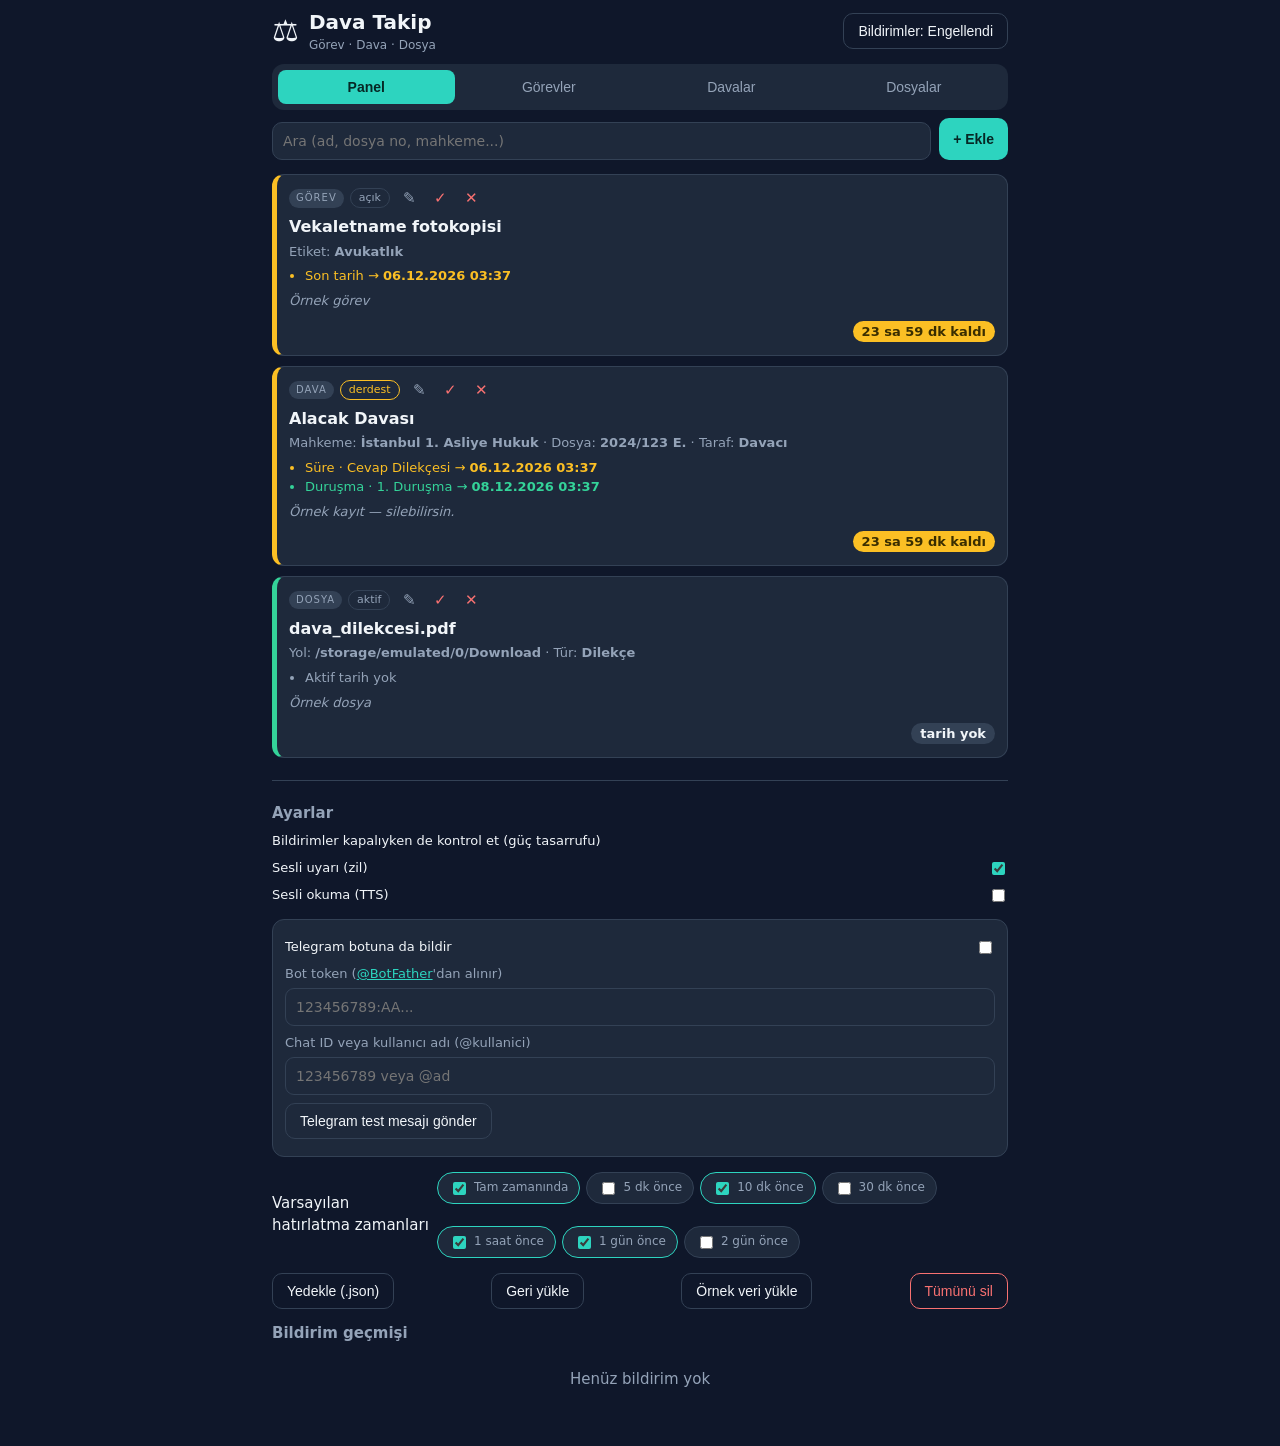
<file: index.html>
<!DOCTYPE html>
<html lang="tr">
<head>
<meta charset="UTF-8">
<meta name="viewport" content="width=device-width, initial-scale=1, viewport-fit=cover">
<meta name="theme-color" content="#0f172a">
<meta name="mobile-web-app-capable" content="yes">
<meta name="apple-mobile-web-app-capable" content="yes">
<title>Dava Takip</title>
<link rel="manifest" href="./manifest.webmanifest">
<link rel="icon" href="./icons/icon-192.png" sizes="192x192">
<style>
:root{
  --bg:#0f172a; --bg2:#1e293b; --bg3:#334155;
  --fg:#f1f5f9; --mut:#94a3b8;
  --ac:#2dd4bf; --ok:#34d399; --warn:#fbbf24; --crit:#f87171; --od:#ef4444;
  --card:#1e293b; --line:#334155;
}
*{box-sizing:border-box;-webkit-tap-highlight-color:transparent}
html,body{margin:0;padding:0}
body{
  background:var(--bg); color:var(--fg);
  font:15px/1.45 system-ui,-apple-system,Segoe UI,Roboto,sans-serif;
  padding:max(8px, env(safe-area-inset-top)) 12px 40px; max-width:760px; margin:0 auto;
}
header{display:flex;align-items:center;justify-content:space-between;gap:8px;margin-bottom:10px}
.brand{display:flex;align-items:center;gap:10px}
.logo{font-size:30px}
h1{margin:0;font-size:20px}
.tag{margin:0;color:var(--mut);font-size:12px}
.btn{border:0;border-radius:10px;padding:9px 14px;font-size:14px;cursor:pointer;background:var(--bg3);color:var(--fg)}
.btn.primary{background:var(--ac);color:#062825;font-weight:700}
.btn.ghost{background:transparent;border:1px solid var(--line)}
.btn.danger-ghost{background:transparent;border:1px solid var(--crit);color:var(--crit)}
.btn.mini{padding:4px 9px;font-size:12px;background:var(--bg3)}
.btn.hidden{display:none}
.tabs{display:flex;gap:6px;margin-bottom:8px;background:var(--bg2);padding:6px;border-radius:12px}
.tab{flex:1;border:0;background:transparent;color:var(--mut);padding:9px 0;border-radius:8px;cursor:pointer;font-size:14px}
.tab.active{background:var(--ac);color:#062825;font-weight:700}
.toolbar{display:flex;gap:8px;margin-bottom:14px}
#search{flex:1;background:var(--bg2);border:1px solid var(--line);color:var(--fg);border-radius:10px;padding:10px;font-size:14px}
.card{background:var(--card);border:1px solid var(--line);border-left:5px solid var(--bg3);border-radius:12px;padding:12px;margin-bottom:10px;position:relative;transition:.2s}
.card.overdue{border-left-color:var(--od);animation:blink 1s step-end infinite}
.card.critical{border-left-color:var(--crit)}
.card.warning{border-left-color:var(--warn)}
.card.notice{border-left-color:var(--ac)}
.card.ok{border-left-color:var(--ok)}
.card.archived{opacity:.55}
.card h3{margin:6px 0 4px;font-size:16px}
.card-meta{color:var(--mut);font-size:13px;margin-bottom:2px}
.card-head{display:flex;align-items:center;gap:6px}
.tlabel{font-size:10px;letter-spacing:1px;color:var(--mut);background:var(--bg3);padding:2px 7px;border-radius:20px}
.badge{font-size:11px;color:var(--mut);border:1px solid var(--line);padding:1px 8px;border-radius:20px}
.badge.done{color:var(--ok);border-color:var(--ok)}
.badge.cse{color:var(--warn);border-color:var(--warn)}
.icon-btn{background:transparent;border:0;color:var(--mut);font-size:15px;cursor:pointer;margin-left:auto;padding:2px 5px}
.icon-btn.danger{color:var(--crit)}
.card-head .icon-btn{margin-left:2px}
.evlist{margin:6px 0 0;padding-left:16px;color:var(--mut);font-size:13px}
.evlist li.overdue{color:var(--od)}
.evlist li.critical{color:var(--crit)}
.evlist li.warning{color:var(--warn)}
.evlist li.notice{color:var(--ac)}
.evlist li.ok{color:var(--ok)}
.notes{color:var(--mut);font-size:13px;font-style:italic;margin-top:6px}
.cdline{margin-top:10px;text-align:right}
.cd{font-size:13px;font-weight:700;padding:3px 9px;border-radius:20px;background:var(--bg3)}
.cd.overdue{background:var(--od);color:#fff;animation:blink 1s step-end infinite}
.cd.critical{background:var(--crit);color:#fff}
.cd.warning{background:var(--warn);color:#3a2e00}
.cd.notice{background:var(--ac);color:#062825}
.cd.ok{background:var(--bg3);color:var(--fg)}
@keyframes blink{50%{opacity:.35}}
.empty{color:var(--mut);text-align:center;padding:40px 10px}
.empty.small{padding:16px}
.settings{border-top:1px solid var(--line);margin-top:22px;padding-top:8px}
.settings h2{font-size:15px;margin:14px 0 8px;color:var(--mut)}
.row{display:flex;align-items:center;justify-content:space-between;gap:8px;margin:7px 0;color:var(--fg)}
.row .btns{justify-content:flex-start}
.tg-section{border:1px solid var(--line);border-radius:12px;padding:10px 12px;margin-top:14px;background:var(--bg2)}
.tg-section a{color:var(--ac)}
.tg-status{font-size:12px;color:var(--mut)}
.tg-status.ok{color:var(--ok)}
.tg-status.err{color:var(--crit)}
.chips{display:flex;flex-wrap:wrap;gap:6px}
.chip{font-size:12px;background:var(--bg2);border:1px solid var(--line);border-radius:20px;padding:5px 11px;cursor:pointer;user-select:none;display:flex;align-items:center;gap:5px}
.chip input{accent-color:var(--ac)}
.chip.on{border-color:var(--ac)}
.r2{display:grid;grid-template-columns:1fr 1fr;gap:8px}
label{display:block;margin:8px 0;color:var(--mut);font-size:13px}
input,select,textarea{width:100%;background:var(--bg2);border:1px solid var(--line);color:var(--fg);border-radius:9px;padding:10px;font-size:14px;margin-top:4px;font-family:inherit}
input[type=checkbox]{width:auto;accent-color:var(--ac)}
.notes{white-space:pre-wrap}
.modal{position:fixed;inset:0;background:rgba(2,6,23,.7);display:flex;align-items:center;justify-content:center;padding:14px;z-index:50}
.modal.hidden{display:none}
.modal-box{background:var(--bg2);border:1px solid var(--line);border-radius:14px;max-width:560px;width:100%;max-height:88vh;overflow:auto;padding:14px}
.mhead{display:flex;align-items:center;justify-content:space-between;margin-bottom:4px}
.mhead h2{margin:0;font-size:18px}
.mfoot{display:flex;justify-content:flex-end;gap:8px;margin-top:14px;position:sticky;bottom:0;background:var(--bg2);padding-top:8px}
.sub-section{margin:12px 0;border-top:1px dashed var(--line);padding-top:8px}
.sub-head{display:flex;align-items:center;justify-content:space-between;margin:6px 0}
.sub-head h3{margin:0;font-size:13px;color:var(--mut)}
.subrow{display:flex;align-items:center;gap:8px;background:var(--bg);border:1px solid var(--line);border-radius:8px;padding:6px 8px;margin:5px 0;font-size:13px}
.subrow span:first-child{flex:1}
.subrow span:nth-child(2){color:var(--mut)}
.subrow .icon-btn{margin-left:0}
.warn-wrap{background:rgba(248,113,113,.12);border:1px solid var(--crit);border-radius:10px;padding:9px 12px;color:var(--crit);font-size:13px;margin:8px 0}
.toast-wrap{position:fixed;left:50%;transform:translateX(-50%);bottom:16px;width:min(92%,520px);z-index:60;display:flex;flex-direction:column;gap:8px}
.toast{background:var(--bg3);border-left:4px solid var(--ac);border-radius:10px;padding:10px 12px;box-shadow:0 6px 20px rgba(0,0,0,.4);font-size:13px;transition:.3s}
.toast.warn{border-left-color:var(--warn)}
.toast.ok{border-left-color:var(--ok)}
.toast span{display:block;color:var(--mut);margin-top:2px}
.toast.out{opacity:0;transform:translateY(8px)}
.log{display:flex;flex-direction:column;gap:6px}
.log-item{background:var(--bg2);border:1px solid var(--line);border-radius:9px;padding:7px 10px;font-size:13px}
.log-item .lt{color:var(--mut);font-size:11px;display:block}
</style>
</head>
<body>
<header>
  <div class="brand">
    <span class="logo">⚖</span>
    <div>
      <h1>Dava Takip</h1>
      <p class="tag">Görev · Dava · Dosya</p>
    </div>
  </div>
  <div class="hdr-actions">
    <button id="installBtn" class="btn ghost hidden">Kur</button>
    <button id="notifBtn" class="btn ghost">Bildirimler: Aç</button>
  </div>
</header>

<nav class="tabs">
  <button data-tab="all" class="tab active">Panel</button>
  <button data-tab="task" class="tab">Görevler</button>
  <button data-tab="case" class="tab">Davalar</button>
  <button data-tab="file" class="tab">Dosyalar</button>
</nav>

<div class="toolbar">
  <input id="search" type="search" placeholder="Ara (ad, dosya no, mahkeme...)">
  <button id="addBtn" class="btn primary">+ Ekle</button>
</div>

<main id="list"></main>

<div class="settings">
  <h2>Ayarlar</h2>
  <label class="row"><span>Bildirimler kapalıyken de kontrol et (güç tasarrufu)</span><span class="dn"></span></label>
  <label class="row"><span>Sesli uyarı (zil)</span><input type="checkbox" id="setBeep"></label>
  <label class="row"><span>Sesli okuma (TTS)</span><input type="checkbox" id="setTts"></label>
  <div class="tg-section">
    <label class="row"><span>Telegram botuna da bildir</span><input type="checkbox" id="setTg"></label>
    <label>Bot token (<a href="https://t.me/BotFather" target="_blank" rel="noopener">@BotFather</a>'dan alınır)<input id="tgToken" type="password" placeholder="123456789:AA..."></label>
    <label>Chat ID veya kullanıcı adı (@kullanici)<input id="tgChat" type="text" placeholder="123456789 veya @ad"></label>
    <div class="row btns">
      <button id="tgTest" class="btn ghost">Telegram test mesajı gönder</button>
      <span id="tgStatus" class="tg-status"></span>
    </div>
  </div>
  <div class="row"><span>Varsayılan hatırlatma zamanları</span>
    <div id="setNotifTimes" class="chips"></div>
  </div>
  <div class="row btns">
    <button id="backupBtn" class="btn ghost">Yedekle (.json)</button>
    <button id="restoreBtn" class="btn ghost">Geri yükle</button>
    <input type="file" id="restoreFile" accept="application/json" hidden>
    <button id="sampleBtn" class="btn ghost">Örnek veri yükle</button>
    <button id="clearBtn" class="btn danger-ghost">Tümünü sil</button>
  </div>
  <div id="logPanel">
    <h2>Bildirim geçmişi</h2>
    <div id="logList" class="log"></div>
  </div>
</div>

<div id="toast" class="toast-wrap"></div>
<div id="modal" class="modal hidden">
  <div class="modal-box" id="modalBox"></div>
</div>

<script>
'use strict';
const DB_KEY = 'dava_takip_db_v1';
const FIRED_KEY = 'dava_takip_fired_v1';

const NOTIF_OPTS = [
  { m: 0, label: 'Tam zamanında' },
  { m: 5, label: '5 dk önce' },
  { m: 10, label: '10 dk önce' },
  { m: 30, label: '30 dk önce' },
  { m: 60, label: '1 saat önce' },
  { m: 1440, label: '1 gün önce' },
  { m: 2880, label: '2 gün önce' },
];

function uid() {
  return Date.now().toString(36) + Math.random().toString(36).slice(2, 8);
}
function defSettings() {
  return { notifyEnabled: true, tts: false, beep: true, notifyTimes: [0, 10, 60, 1440], tg: { enabled: false, token: '', chat: '' } };
}
function loadDB() {
  try {
    const raw = localStorage.getItem(DB_KEY);
    if (raw) {
      const d = JSON.parse(raw);
      d.settings = Object.assign(defSettings(), d.settings || {});
      d.settings.tg = Object.assign({ enabled: false, token: '', chat: '' }, d.settings.tg || {});
      return d;
    }
  } catch (e) {}
  return { tasks: [], cases: [], files: [], settings: defSettings() };
}
let db = loadDB();
function save() {
  localStorage.setItem(DB_KEY, JSON.stringify(db));
}
function loadFired() {
  try { return JSON.parse(localStorage.getItem(FIRED_KEY)) || {}; } catch (e) { return {}; }
}
function saveFired(f) {
  const keys = Object.keys(f);
  if (keys.length > 300) {
    keys.sort((a, b) => f[a] - f[b]);
    for (let i = 0; i < keys.length - 250; i++) delete f[keys[i]];
  }
  localStorage.setItem(FIRED_KEY, JSON.stringify(f));
}
function items() {
  return [
    ...db.tasks.map((i) => ({ item: i, type: 'task' })),
    ...db.cases.map((i) => ({ item: i, type: 'case' })),
    ...db.files.map((i) => ({ item: i, type: 'file' })),
  ];
}
function typeLabel(t) {
  return t === 'task' ? 'GÖREV' : t === 'case' ? 'DAVA' : 'DOSYA';
}
function fmtDT(iso) {
  if (!iso) return '—';
  const d = new Date(iso);
  const p = (n) => String(n).padStart(2, '0');
  return `${p(d.getDate())}.${p(d.getMonth() + 1)}.${d.getFullYear()} ${p(d.getHours())}:${p(d.getMinutes())}`;
}
function countdown(epoch) {
  const ms = epoch - Date.now();
  if (ms <= 0) return 'SÜRESİ GEÇTİ';
  const m = Math.floor(ms / 60000);
  if (m < 60) return `${m} dk kaldı`;
  const h = Math.floor(m / 60);
  if (h < 24) return `${h} sa ${m % 60} dk kaldı`;
  const days = Math.floor(h / 24);
  return `${days} gün ${h % 24} sa kaldı`;
}
function urgency(epoch) {
  const ms = epoch - Date.now();
  if (ms < 0) return 'overdue';
  if (ms < 3600e3) return 'critical';
  if (ms < 86400e3) return 'warning';
  if (ms < 2 * 86400e3) return 'notice';
  return 'ok';
}
function eventsFor(type, item) {
  const ev = [];
  const birth = (label, iso) => {
    const epoch = new Date(iso).getTime();
    if (!isNaN(epoch)) ev.push({ label, epoch, iso });
  };
  if (type === 'task' || type === 'file') birth('Son tarih', item.due);
  if (type === 'case') {
    (item.hearings || []).forEach((h) => birth('Duruşma · ' + h.label, h.date));
    (item.deadlines || []).forEach((d) => birth('Süre · ' + d.label, d.due));
  }
  ev.sort((a, b) => a.epoch - b.epoch);
  return ev;
}
function nextEvent(type, item) {
  const ev = eventsFor(type, item);
  return ev.length ? ev[0] : null;
}
function itemName(type, item) {
  if (type === 'case') return item.caseName || item.caseNo || 'Adsız dava';
  return item.name || item.fileName || 'Adsız';
}
function isDone(item) {
  return item.state === 'tamamlandı' || item.state === 'sonuçlandı';
}
function notifyTimesFor(item) {
  return (item.notifyTimes && item.notifyTimes.length ? item.notifyTimes : db.settings.notifyTimes).slice();
}

/* ---------- Reminders ---------- */
function reminderList() {
  const now = Date.now();
  const out = [];
  for (const { item, type } of items()) {
    if (isDone(item)) continue;
    for (const ev of eventsFor(type, item)) {
      for (const m of notifyTimesFor(item)) {
        const at = ev.epoch - m * 60000;
        if (at <= now) out.push({ id: item.id, type, label: ev.label, item, epoch: ev.epoch, at });
      }
    }
  }
  return out.sort((a, b) => a.at - b.at);
}
function fire(r) {
  const body = itemName(r.type, r.item) + ' • ' + r.label;
  toast(r.label, body, 'warn');
  addLog(r.label, body);
  if (db.settings.notifyEnabled && 'Notification' in window && Notification.permission === 'granted') {
    const payload = { title: r.label, body, icon: 'icons/icon-192.png', badge: 'icons/icon-192.png', tag: uid(), renotify: true, requireInteraction: true, data: { id: r.id } };
    if ('serviceWorker' in navigator && navigator.serviceWorker.controller) {
      navigator.serviceWorker.ready.then((reg) => reg.showNotification(payload.title, payload)).catch(() => {});
    } else {
      try { new Notification(payload.title, payload); } catch (e) {}
    }
  }
  if (db.settings.beep) { try { const c = new AudioContext(); const o = c.createOscillator(); const g = c.createGain(); o.frequency.value = 880; g.gain.value = 0.05; o.connect(g); g.connect(c.destination); o.start(); o.stop(c.currentTime + 0.35); } catch (e) {} }
  if (db.settings.tts && 'speechSynthesis' in window) {
    try {
      const u = new SpeechSynthesisUtterance(r.label + '. ' + body);
      u.lang = 'tr-TR';
      speechSynthesis.speak(u);
    } catch (e) {}
  }
  tgSend('🔔 ' + r.label + '\n' + body, { silent: true });
}
function tgSend(text, opts) {
  const tg = db.settings.tg || { enabled: false, token: '', chat: '' };
  if (!tg.enabled || !tg.token || !tg.chat) return Promise.resolve({ sent: false, reason: 'yapılandırılmamış' });
  const silence = opts && opts.silent;
  const payload = {
    chat_id: tg.chat,
    text: text,
    disable_notification: !!silence,
    disable_web_page_preview: true,
  };
  const ctrl = new AbortController();
  const t = setTimeout(() => ctrl.abort(), 12000);
  return fetch('https://api.telegram.org/bot' + tg.token + '/sendMessage', {
    method: 'POST',
    headers: { 'Content-Type': 'application/json' },
    body: JSON.stringify(payload),
    signal: ctrl.signal,
  })
    .then(async (r) => {
      clearTimeout(t);
      const j = await r.json().catch(() => ({}));
      if (!r.ok || !j.ok) return { sent: false, reason: j.description || ('HTTP ' + r.status) };
      return { sent: true };
    })
    .catch((e) => ({ sent: false, reason: e && e.name === 'AbortError' ? 'zaman aşımı (ağ hatası?)' : 'ağ hatası' }));
}
function checkReminders() {
  if (!db.settings.notifyEnabled) return;
  const fired = loadFired();
  for (const r of reminderList()) {
    const key = r.id + '|' + r.label + '|' + r.at;
    if (fired[key]) continue;
    fired[key] = Date.now();
    fire(r);
  }
  saveFired(fired);
  renderLog();
}

/* ---------- Rendering ---------- */
const $list = document.getElementById('list');
const stateBadge = (item) => {
  const st = item.state || 'aktif';
  const cls = st === 'tamamlandı' || st === 'sonuçlandı' ? 'done' : st === 'derdest' ? 'cse' : '';
  return `<span class="badge ${cls}">${st}</span>`;
};
function cardHTML(type, item) {
  const ev = eventsFor(type, item);
  const nxt = ev[0];
  const evIso = nxt ? nxt.epoch : null;
  const urg = evIso !== null ? urgency(evIso) : 'ok';
  const cd = evIso !== null ? `<span class="cd ${urg}">${countdown(evIso)}</span>` : '<span class="cd ok">tarih yok</span>';
  const sub = eventsFor(type, item).slice(0, 3).map((e) => `<li class="${urgency(e.epoch)}">${e.label} → <b>${fmtDT(e.iso)}</b></li>`).join('');
  let ext = '';
  if (type === 'case') ext = `<div class="card-meta">Mahkeme: <b>${esc(item.court || '—')}</b> · Dosya: <b>${esc(item.caseNo || '—')}</b> · Taraf: <b>${esc(item.party || '—')}</b></div>`;
  if (type === 'file') ext = `<div class="card-meta">Yol: <b>${esc(item.filePath || '—')}</b> · Tür: <b>${esc(item.fileType || '—')}</b></div>`;
  if (type === 'task') ext = `<div class="card-meta">Etiket: <b>${esc(item.label || '—')}</b></div>`;
  const dnotes = item.notes ? `<div class="notes">${esc(item.notes)}</div>` : '';
  return `<article class="card ${urg} ${isDone(item) ? 'archived' : ''}" data-id="${item.id}">
    <div class="card-head">
      <span class="tlabel">${typeLabel(type)}</span>
      ${stateBadge(item)}
      <button class="icon-btn" data-act="edit" title="Düzenle">✎</button>
      <button class="icon-btn danger" data-act="done" title="${isDone(item) ? 'Yeniden aç' : 'Tamamla'}">${isDone(item) ? '↺' : '✓'}</button>
      <button class="icon-btn danger" data-act="del" title="Sil">✕</button>
    </div>
    <h3>${esc(itemName(type, item))}</h3>
    ${ext}
    <ul class="evlist">${sub || '<li>Aktif tarih yok</li>'}</ul>
    ${dnotes}
    <div class="cdline">${cd}</div>
  </article>`;
}
function esc(s) {
  return String(s == null ? '' : s).replace(/[&<>"']/g, (ch) => ({ '&': '&amp;', '<': '&lt;', '>': '&gt;', '"': '&quot;', "'": '&#39;' }[ch]));
}
function render(tab) {
  const q = (document.getElementById('search').value || '').toLowerCase().trim();
  let all = items();
  if (tab !== 'all') all = all.filter((x) => x.type === tab);
  if (q) {
    all = all.filter(({ item, type }) =>
      [itemName(type, item), item.caseNo, item.court, item.label, item.fileName, item.filePath, item.notes]
        .filter(Boolean).some((s) => String(s).toLowerCase().includes(q))
    );
  }
  all.sort((a, b) => {
    const ae = nextEvent(a.type, a.item), be = nextEvent(b.type, b.item);
    return (ae ? ae.epoch : Infinity) - (be ? be.epoch : Infinity);
  });
  $list.innerHTML = all.length ? all.map((x) => cardHTML(x.type, x.item)).join('') :
    `<div class="empty">Kayıt yok. "+ Ekle" ile başla.</div>`;
  document.querySelectorAll('.tab').forEach((b) => b.classList.toggle('active', b.dataset.tab === tab));
  currentTab = tab;
}
let currentTab = 'all';

/* ---------- Modal / Forms ---------- */
const NOTIF_CHIPS = (sel) => NOTIF_OPTS.map((o) => `<label class="chip"><input type="checkbox" value="${o.m}" ${(sel || []).includes(o.m) ? 'checked' : ''}>${o.label}</label>`).join('');
function modalHTML(title, inner, saveLabel) {
  return `<div class="mhead"><h2>${title}</h2><button class="icon-btn danger" data-close>✕</button></div>
  <div class="mbody">${inner}</div>
  <div class="mfoot">
    <button class="btn" data-close>Vazgeç</button>
    <button class="btn primary" id="saveBtn">${saveLabel || 'Kaydet'}</button>
  </div>`;
}
function baseFields(edit) {
  return `<h3>Hatırlatma zamanları</h3><div class="chips">${NOTIF_CHIPS(edit.notifyTimes)}</div>`;
}
function openModal(html) {
  document.getElementById('modalBox').innerHTML = html;
  document.getElementById('modal').classList.remove('hidden');
  document.getElementById('modal').querySelectorAll('[data-close]').forEach((b) => b.addEventListener('click', closeModal));
}
function closeModal() { document.getElementById('modal').classList.add('hidden'); }
function setChips(el, field, edit) {
  el.addEventListener('change', () => {
    edit[field] = [...el.querySelectorAll('input:checked')].map((c) => +c.value);
  });
}
function openTask(item, isNew) {
  const edit = item || { id: uid(), type: 'task', name: '', label: '', due: '', state: 'açık', notes: '', notifyTimes: [] };
  const html = modalHTML(isNew ? 'Yeni Görev' : 'Görev Düzenle', `
    <label>Görev adı *<input id="f1" type="text" value="${esc(edit.name)}" required></label>
    <label>Uygulama / Etiket<input id="f2" type="text" value="${esc(edit.label)}"></label>
    <label>Son tarih *<input id="f3" type="datetime-local" value="${esc(edit.due)}" required></label>
    <label>Durum<select id="f4">${['açık','devam','tamamlandı'].map((s) => `<option ${edit.state === s ? 'selected' : ''}>${s}</option>`).join('')}</select></label>
    <label>Not<textarea id="f5" rows="2">${esc(edit.notes)}</textarea></label>
    ${baseFields(edit)}`, 'Kaydet');
  openModal(html);
  setChips(document.querySelector('#modalBox .chips'), 'notifyTimes', edit);
  document.getElementById('saveBtn').addEventListener('click', () => {
    const name = document.getElementById('f1').value.trim();
    if (!name) return toast('Uyarı', 'Görev adı zorunlu', 'warn');
    edit.name = name; edit.label = document.getElementById('f2').value.trim();
    edit.due = document.getElementById('f3').value; edit.state = document.getElementById('f4').value;
    edit.notes = document.getElementById('f5').value.trim();
    if (isNew) { db.tasks.push(edit); } else { const i = db.tasks.findIndex((x) => x.id === edit.id); if (i >= 0) db.tasks[i] = edit; }
    save(); closeModal(); render(currentTab);
  });
}
const CASE_TYPES = ['Hukuk', 'Ceza', 'İcra', 'İdari', 'Temyiz', 'Aile', 'Ticaret', 'Diğer'];
function hearingRow(h) {
  return `<div class="subrow"><span>Duruşma · ${esc(h.label)}</span><span>${fmtDT(h.date)}</span>
    <button class="icon-btn danger" data-hdel="${h.id}">✕</button></div>`;
}
function deadRow(d) {
  return `<div class="subrow"><span>Süre · ${esc(d.label)}</span><span>${fmtDT(d.due)}</span>
    <button class="icon-btn danger" data-ddel="${d.id}">✕</button></div>`;
}
function openCase(item, isNew) {
  const edit = item || JSON.parse(JSON.stringify({ id: uid(), type: 'case', caseNo: '', caseName: '', court: '', caseType: 'Hukuk', party: '', state: 'derdest', notes: '', hearings: [], deadlines: [], notifyTimes: [] }));
  const wrap = (s) => modalHTML(isNew ? 'Yeni Dava' : 'Dava Düzenle', s, 'Kaydet');
  const renderCase = () => {
    openModal(wrap(`
      <label>Dava adı *<input id="f1" type="text" value="${esc(edit.caseName)}" required></label>
      <label>Dosya No<input id="f2" type="text" value="${esc(edit.caseNo)}"></label>
      <label>Mahkeme<input id="f3" type="text" value="${esc(edit.court)}"></label>
      <div class="r2"><label>Dava türü<select id="f4">${CASE_TYPES.map((s) => `<option ${edit.caseType === s ? 'selected' : ''}>${s}</option>`).join('')}</select></label>
      <label>Durum<select id="f5">${['derdest','karar beklemede','karar verildi','temyiz','sonuçlandı'].map((s) => `<option ${edit.state === s ? 'selected' : ''}>${s}</option>`).join('')}</select></label></div>
      <label>Taraf (davacı / davalı)<input id="f6" type="text" value="${esc(edit.party)}"></label>
      <div class="sub-section">
        <div class="sub-head"><h3>Duruşmalar</h3><button class="btn mini" id="addH">+ Duruşma</button></div>
        <div id="hears">${(edit.hearings || []).map(hearingRow).join('')}</div>
        <div class="sub-head"><h3>Süreler</h3><button class="btn mini" id="addD">+ Süre</button></div>
        <div id="deads">${(edit.deadlines || []).map(deadRow).join('')}</div>
      </div>
      <label>Not<textarea id="f7" rows="2">${esc(edit.notes)}</textarea></label>
      ${baseFields(edit)}`, 'Kaydet'));
    document.getElementById('modalBox').addEventListener('click', (e) => {
      const hd = e.target.closest('[data-hdel]');
      if (hd) { edit.hearings = edit.hearings.filter((h) => h.id !== hd.dataset.hdel); renderCase(); }
      const dd = e.target.closest('[data-ddel]');
      if (dd) { edit.deadlines = edit.deadlines.filter((d) => d.id !== dd.dataset.ddel); renderCase(); }
    });
    document.getElementById('addH').addEventListener('click', () => {
      const lab = prompt('Duruşma etiketi (ör: 1. Duruşma)');
      const when = prompt('Tarih ve saat (GG.AA.YYYY SS:DD)', '');
      if (lab && when) {
        const d = parseTR(when);
        if (d) { edit.hearings.push({ id: uid(), label: lab, date: toInput(d), note: '' }); renderCase(); }
        else toast('Hata', 'Tarih formatı hatalı: GG.AA.YYYY SS:DD', 'warn');
      }
    });
    document.getElementById('addD').addEventListener('click', () => {
      const lab = prompt('Süre etiketi (ör: İstinaf başvurusu)');
      const when = prompt('Son tarih (GG.AA.YYYY SS:DD)', '');
      if (lab && when) {
        const d = parseTR(when);
        if (d) { edit.deadlines.push({ id: uid(), label: lab, due: toInput(d), note: '' }); renderCase(); }
        else toast('Hata', 'Tarih formatı hatalı', 'warn');
      }
    });
    setChips(document.querySelector('#modalBox .chips'), 'notifyTimes', edit);
    document.getElementById('saveBtn').addEventListener('click', () => {
      const name = document.getElementById('f1').value.trim();
      if (!name) return toast('Uyarı', 'Dava adı zorunlu', 'warn');
      edit.caseName = name; edit.caseNo = document.getElementById('f2').value.trim();
      edit.court = document.getElementById('f3').value.trim();
      edit.caseType = document.getElementById('f4').value; edit.state = document.getElementById('f5').value;
      edit.party = document.getElementById('f6').value.trim(); edit.notes = document.getElementById('f7').value.trim();
      if (isNew) db.cases.push(edit); else { const i = db.cases.findIndex((x) => x.id === edit.id); if (i >= 0) db.cases[i] = edit; }
      save(); closeModal(); render(currentTab);
    });
  };
  renderCase();
}
const FILE_TYPES = ['Dilekçe', 'Delil / Ek', 'Bilirkişi Raporu', 'Karar', 'Tebliğat', 'Sözleşme', 'Diğer'];
function openFile(item, isNew) {
  const edit = item || JSON.parse(JSON.stringify({ id: uid(), type: 'file', fileName: '', filePath: '', fileType: 'Dilekçe', caseId: '', due: '', state: 'aktif', notes: '', notifyTimes: [] }));
  const caseOpts = db.cases.map((c) => `<option value="${c.id}" ${edit.caseId === c.id ? 'selected' : ''}>${esc(c.caseNo || c.caseName || 'Dava')}</option>`).join('');
  const html = modalHTML(isNew ? 'Yeni Dosya' : 'Dosya Düzenle', `
    <label>Dosya adı *<input id="f1" type="text" value="${esc(edit.fileName)}" required></label>
    <label>Yol / konum<input id="f2" type="text" value="${esc(edit.filePath)}" placeholder="/data/data/com.termux/files/..."></label>
    <div class="r2"><label>İlgili dava<select id="f3"><option value="">— seç —</option>${caseOpts}</select></label>
    <label>Tür<select id="f4">${FILE_TYPES.map((s) => `<option ${edit.fileType === s ? 'selected' : ''}>${s}</option>`).join('')}</select></label></div>
    <label>Son tarih<input id="f5" type="datetime-local" value="${esc(edit.due)}"></label>
    <label>Durum<select id="f6">${['aktif','tamamlandı'].map((s) => `<option ${edit.state === s ? 'selected' : ''}>${s}</option>`).join('')}</select></label>
    <label>Not<textarea id="f7" rows="2">${esc(edit.notes)}</textarea></label>
    ${baseFields(edit)}`, 'Kaydet');
  openModal(html);
  setChips(document.querySelector('#modalBox .chips'), 'notifyTimes', edit);
  document.getElementById('saveBtn').addEventListener('click', () => {
    const name = document.getElementById('f1').value.trim();
    if (!name) return toast('Uyarı', 'Dosya adı zorunlu', 'warn');
    edit.fileName = name; edit.filePath = document.getElementById('f2').value.trim();
    edit.caseId = document.getElementById('f3').value; edit.fileType = document.getElementById('f4').value;
    edit.due = document.getElementById('f5').value; edit.state = document.getElementById('f6').value;
    edit.notes = document.getElementById('f7').value.trim();
    if (isNew) db.files.push(edit); else { const i = db.files.findIndex((x) => x.id === edit.id); if (i >= 0) db.files[i] = edit; }
    save(); closeModal(); render(currentTab);
  });
}
function toInput(d) {
  const p = (n) => String(n).padStart(2, '0');
  return `${d.getFullYear()}-${p(d.getMonth() + 1)}-${p(d.getDate())}T${p(d.getHours())}:${p(d.getMinutes())}`;
}
function parseTR(s) {
  const m = s.match(/^(\d{1,2})\.(\d{1,2})\.(\d{4})[ T](\d{1,2})[.:](\d{2})$/);
  if (!m) return null;
  const d = new Date(+m[3], +m[2] - 1, +m[1], +m[4], +m[5]);
  return isNaN(d) ? null : d;
}

/* ---------- Actions ---------- */
function openEdit(type, id) {
  if (type === 'task') { const i = db.tasks.find((x) => x.id === id); if (i) openTask(i, false); }
  else if (type === 'case') { const i = db.cases.find((x) => x.id === id); if (i) openCase(i, false); }
  else if (type === 'file') { const i = db.files.find((x) => x.id === id); if (i) openFile(i, false); }
}
function toggleDone(type, id) {
  const arr = type === 'task' ? db.tasks : type === 'case' ? db.cases : db.files;
  const i = arr.find((x) => x.id === id);
  if (!i) return;
  const done = i.state === 'tamamlandı' || i.state === 'sonuçlandı';
  i.state = done ? (type === 'case' ? 'derdest' : 'aktif') : (type === 'case' ? 'sonuçlandı' : 'tamamlandı');
  save(); render(currentTab);
}
function removeItem(type, id) {
  if (!confirm('Bu kayıt silinsin mi?')) return;
  const arr = type === 'task' ? db.tasks : type === 'case' ? db.cases : db.files;
  const idx = arr.findIndex((x) => x.id === id);
  if (idx >= 0) arr.splice(idx, 1);
  save(); render(currentTab);
}

$list.addEventListener('click', (e) => {
  const btn = e.target.closest('[data-act]');
  const card = e.target.closest('.card');
  if (!btn || !card) return;
  const id = card.dataset.id;
  const kind = cellType(card);
  if (btn.dataset.act === 'edit') openEdit(kind, id);
  else if (btn.dataset.act === 'done') toggleDone(kind, id);
  else if (btn.dataset.act === 'del') removeItem(kind, id);
});
function cellType(card) {
  const t = card.querySelector('.tlabel').textContent;
  return t === 'GÖREV' ? 'task' : t === 'DAVA' ? 'case' : 'file';
}

/* ---------- Settings UI ---------- */
function renderChipsDefault() {
  const el = document.getElementById('setNotifTimes');
  el.innerHTML = NOTIF_OPTS.map((o) => `<label class="chip ${db.settings.notifyTimes.includes(o.m) ? 'on' : ''}"><input type="checkbox" value="${o.m}" ${db.settings.notifyTimes.includes(o.m) ? 'checked' : ''}>${o.label}</label>`).join('');
  el.addEventListener('change', () => {
    db.settings.notifyTimes = [...el.querySelectorAll('input:checked')].map((c) => +c.value);
    save();
  });
}
function ensureNotif() {
  const btn = document.getElementById('notifBtn');
  if (!('Notification' in window)) { btn.textContent = 'Bildirim yok'; return; }
  if (Notification.permission === 'granted') { btn.textContent = 'Bildirimler: Açık'; return; }
  if (Notification.permission === 'denied') { btn.textContent = 'Bildirimler: Engellendi'; return; }
  Notification.requestPermission().then((p) => {
    btn.textContent = p === 'granted' ? 'Bildirimler: Açık' : p === 'denied' ? 'Bildirimler: Engellendi' : 'Bildirimler: ?';
    if (p === 'granted' && db.settings.notifyEnabled) checkReminders();
  });
}

/* ---------- Toast + Log ---------- */
function toast(t, b, cls) {
  const el = document.createElement('div');
  el.className = 'toast ' + (cls || 'info');
  el.innerHTML = `<b>${esc(t)}</b>${b ? '<span>' + esc(b) + '</span>' : ''}`;
  document.getElementById('toast').appendChild(el);
  setTimeout(() => el.classList.add('out'), 4500);
  setTimeout(() => el.remove(), 5000);
}
function addLog(t, b) {
  let logs = [];
  try { logs = JSON.parse(localStorage.getItem('dava_takip_log') || '[]'); } catch (e) {}
  logs.unshift({ t, b, at: new Date().toLocaleString('tr-TR').slice(0, 16) });
  logs = logs.slice(0, 15);
  localStorage.setItem('dava_takip_log', JSON.stringify(logs));
  renderLog();
}
function renderLog() {
  let logs = [];
  try { logs = JSON.parse(localStorage.getItem('dava_takip_log') || '[]'); } catch (e) {}
  document.getElementById('logList').innerHTML = logs.length ? logs.map((l) =>
    `<div class="log-item"><span class="lt">${esc(l.at)}</span><b>${esc(l.t)}</b><span>${esc(l.b)}</span></div>`).join('')
    : '<div class="empty small">Henüz bildirim yok</div>';
}

/* ---------- Data helpers ---------- */
function seed() {
  const cid = uid();
  db = loadDB();
  db.cases.push({
    id: cid, type: 'case', caseNo: '2024/123 E.', caseName: 'Alacak Davası',
    court: 'İstanbul 1. Asliye Hukuk', caseType: 'Hukuk', party: 'Davacı',
    state: 'derdest', notes: 'Örnek kayıt — silebilirsin.',
    hearings: [{ id: uid(), label: '1. Duruşma', date: toInput(new Date(Date.now() + 3 * 86400e3)), note: '' }],
    deadlines: [{ id: uid(), label: 'Cevap Dilekçesi', due: toInput(new Date(Date.now() + 86400e3)), note: '' }],
    notifyTimes: [0, 60],
  });
  db.tasks.push({
    id: uid(), type: 'task', name: 'Vekaletname fotokopisi', label: 'Avukatlık',
    due: toInput(new Date(Date.now() + 86400e3)), state: 'açık', notes: 'Örnek görev', notifyTimes: [60, 10],
  });
  db.files.push({
    id: uid(), type: 'file', fileName: 'dava_dilekcesi.pdf', filePath: '/storage/emulated/0/Download',
    fileType: 'Dilekçe', caseId: cid, due: '', state: 'aktif', notes: 'Örnek dosya', notifyTimes: [1440],
  });
  db.settings.demoSeeded = true;
  save(); render(currentTab);
}

/* ---------- Backup ---------- */
function backup() {
  const blob = new Blob([JSON.stringify(db, null, 2)], { type: 'application/json' });
  const a = document.createElement('a');
  a.href = URL.createObjectURL(blob);
  a.download = 'dava-takip-yedek-' + new Date().toISOString().slice(0, 10) + '.json';
  a.click();
  toast('Yedek', 'JSON indirildi', 'info');
}
function restore(file) {
  const r = new FileReader();
  r.onload = () => {
    try {
      const d = JSON.parse(r.result);
      d.settings = Object.assign(defSettings(), d.settings || {});
      db = d;
      save();
      render(currentTab); renderChipsDefault(); updateSetUI();
      toast('Geri yüklendi', 'Veriler yüklendi', 'ok');
    } catch (e) {
      toast('Hata', 'Dosya okunamadı', 'warn');
    }
  };
  r.readAsText(file);
}

/* ---------- Init ---------- */
function init() {
  if (!db.tasks.length && !db.cases.length && !db.files.length && !db.settings.demoSeeded) {
    seed();
  }
  render('all');
  renderChipsDefault();
  renderLog();
  updateSetUI();

  document.getElementById('search').addEventListener('input', () => render(currentTab));
  document.querySelectorAll('.tab').forEach((b) => b.addEventListener('click', () => render(b.dataset.tab)));
  document.getElementById('addBtn').addEventListener('click', () => {
    if (currentTab === 'case') openCase(null, true);
    else if (currentTab === 'file') openFile(null, true);
    else openTask(null, true);
  });
  document.getElementById('backupBtn').addEventListener('click', backup);
  document.getElementById('restoreBtn').addEventListener('click', () => document.getElementById('restoreFile').click());
  document.getElementById('restoreFile').addEventListener('change', (e) => { if (e.target.files[0]) restore(e.target.files[0]); e.target.value = ''; });
  document.getElementById('sampleBtn').addEventListener('click', seed);
  document.getElementById('clearBtn').addEventListener('click', () => {
    if (!confirm('TÜM veriler silinsin mi?')) return;
    db = { tasks: [], cases: [], files: [], settings: defSettings() };
    save(); render(currentTab); renderLog();
  });
  document.getElementById('setBeep').addEventListener('change', (e) => { db.settings.beep = e.target.checked; save(); });
  document.getElementById('setTts').addEventListener('change', (e) => { db.settings.tts = e.target.checked; save(); });
  document.getElementById('setTg').addEventListener('change', (e) => { db.settings.tg.enabled = e.target.checked; save(); });
  document.getElementById('tgToken').addEventListener('change', (e) => { db.settings.tg.token = e.target.value.trim(); save(); });
  document.getElementById('tgChat').addEventListener('change', (e) => { db.settings.tg.chat = e.target.value.trim(); save(); });
  document.getElementById('tgTest').addEventListener('click', async () => {
    const st = document.getElementById('tgStatus');
    st.className = 'tg-status';
    st.textContent = 'gönderiliyor...';
    const res = await tgSend('✅ Dava Takip Telegram bağlantısı çalışıyor!');
    st.textContent = res.sent ? '✓ Mesaj gönderildi' : '✗ ' + res.reason;
    st.className = 'tg-status ' + (res.sent ? 'ok' : 'err');
    if (res.sent) toast('Telegram', 'Test mesajı gönderildi', 'ok');
  });
  document.getElementById('notifBtn').addEventListener('click', ensureNotif);

  if ('serviceWorker' in navigator) {
    navigator.serviceWorker.register('./sw.js').catch(() => {});
    navigator.serviceWorker.addEventListener('message', (e) => {
      if (e.data && e.data.type === 'jump') toast('Hatırlatma', 'Kayıt açıldı', 'info');
    });
  }
  window.addEventListener('beforeinstallprompt', (e) => {
    e.preventDefault();
    window.deferredPrompt = e;
    document.getElementById('installBtn').classList.remove('hidden');
  });
  document.getElementById('installBtn').addEventListener('click', () => {
    if (!window.deferredPrompt) return;
    window.deferredPrompt.prompt();
  });

  updateNotifUI();
  checkReminders();
  setInterval(() => { render(currentTab); checkReminders(); }, 30000);
  document.addEventListener('visibilitychange', () => { if (!document.hidden) { render(currentTab); checkReminders(); } });
}
function updateSetUI() {
  document.getElementById('setBeep').checked = db.settings.beep;
  document.getElementById('setTts').checked = db.settings.tts;
}
function updateNotifUI() {
  const btn = document.getElementById('notifBtn');
  if (!('Notification' in window)) { btn.textContent = 'Bildirim yok'; return; }
  if (Notification.permission === 'granted') btn.textContent = 'Bildirimler: Açık';
  else if (Notification.permission === 'denied') btn.textContent = 'Bildirimler: Engellendi';
  else btn.textContent = 'Bildirim izni iste';
}
init();
</script>
</body>
</html>
</file>
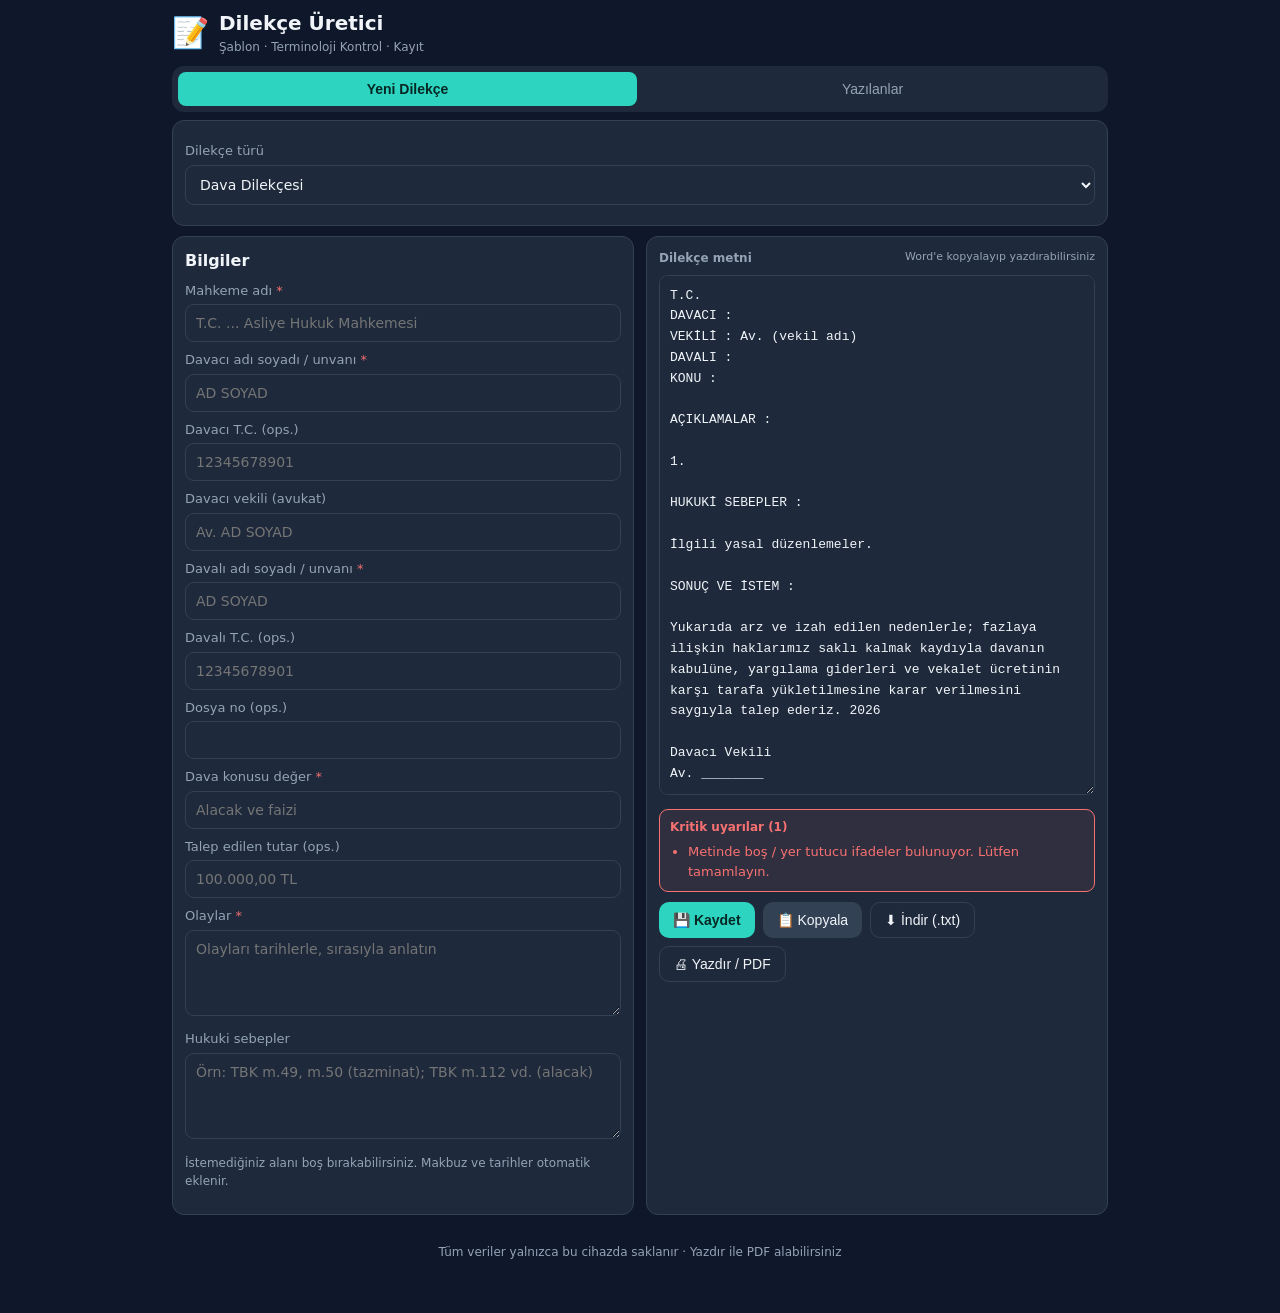
<file: dilekce/index.html>
<!DOCTYPE html>
<html lang="tr">
<head>
<meta charset="UTF-8">
<meta name="viewport" content="width=device-width, initial-scale=1, viewport-fit=cover">
<meta name="theme-color" content="#0f172a">
<meta name="mobile-web-app-capable" content="yes">
<meta name="apple-mobile-web-app-capable" content="yes">
<title>Dilekçe Üretici</title>
<link rel="manifest" href="./manifest.webmanifest">
<link rel="icon" href="../icons/icon-192.png" sizes="192x192">
<link rel="stylesheet" href="./styles.css">
</head>
<body>
<div id="printArea"></div>
<header>
  <div class="brand">
    <span class="logo">📝</span>
    <div>
      <h1>Dilekçe Üretici</h1>
      <p class="tag">Şablon · Terminoloji Kontrol · Kayıt</p>
    </div>
  </div>
  <button id="installBtn" class="btn ghost hidden">Kur</button>
</header>

<nav class="tabs">
  <button data-tab="new" class="tab active">Yeni Dilekçe</button>
  <button data-tab="saved" class="tab">Yazılanlar</button>
</nav>

<div id="pane-new">
  <div class="card">
    <label>Dilekçe türü
      <select id="typeSel">
        <option value="dava">Dava Dilekçesi</option>
        <option value="cevap">Cevap Dilekçesi</option>
        <option value="itiraz">İcra Takibine İtiraz</option>
        <option value="itirazin_iptali">İtirazın İptali Davası</option>
        <option value="istinaf">İstinaf Başvurusu</option>
        <option value="suclama">Suç Duyurusu / Şikayet</option>
        <option value="genel">Genel Başvuru / Talep</option>
      </select>
    </label>
  </div>

  <div class="grid">
    <div class="card">
      <h2>Bilgiler</h2>
      <div id="fields"></div>
      <p style="color:var(--mut);font-size:12px;margin-top:10px">İstemediğiniz alanı boş bırakabilirsiniz. Makbuz ve tarihler otomatik eklenir.</p>
    </div>

    <div class="card preview-wrap">
      <div class="preview-label">
        <b>Dilekçe metni</b>
        <span style="font-size:11px">Word'e kopyalayıp yazdırabilirsiniz</span>
      </div>
      <textarea id="preview" class="code" rows="22" spellcheck="false"></textarea>
      <div id="checks" class="check-box"></div>
      <div class="toolbar">
        <button id="saveBtn" class="btn primary">💾 Kaydet</button>
        <button id="copyBtn" class="btn">📋 Kopyala</button>
        <button id="dlBtn" class="btn ghost">⬇ İndir (.txt)</button>
        <button id="printBtn" class="btn ghost">🖨 Yazdır / PDF</button>
      </div>
    </div>
  </div>
</div>

<div id="pane-saved" class="hidden">
  <div class="card">
    <input id="savedSearch" type="search" placeholder="Kayıtlı dilekçelerde ara...">
    <div id="savedList" style="margin-top:10px"></div>
  </div>
</div>

<p style="color:var(--mut);font-size:12px;text-align:center;margin-top:18px">Tüm veriler yalnızca bu cihazda saklanır · Yazdır ile PDF alabilirsiniz</p>

<div id="toast" class="toast-wrap"></div>

<script src="./app.js"></script>
</body>
</html>
</file>
<file: dilekce/styles.css>
:root{
  --bg:#0f172a; --bg2:#1e293b; --bg3:#334155;
  --fg:#f1f5f9; --mut:#94a3b8;
  --ac:#2dd4bf; --ok:#34d399; --warn:#fbbf24; --crit:#f87171; --od:#ef4444;
  --card:#1e293b; --line:#334155;
  --ink:#0f172a;
}
*{box-sizing:border-box;-webkit-tap-highlight-color:transparent}
html,body{margin:0;padding:0}
body{
  background:var(--bg); color:var(--fg);
  font:15px/1.5 system-ui,-apple-system,Segoe UI,Roboto,sans-serif;
  padding:max(8px, env(safe-area-inset-top)) 12px 40px; max-width:960px; margin:0 auto;
}
header{display:flex;align-items:center;justify-content:space-between;gap:8px;margin-bottom:10px}
.brand{display:flex;align-items:center;gap:10px}
.logo{font-size:30px}
h1{margin:0;font-size:20px}
.tag{margin:0;color:var(--mut);font-size:12px}
.btn{border:0;border-radius:10px;padding:9px 14px;font-size:14px;cursor:pointer;background:var(--bg3);color:var(--fg)}
.btn.primary{background:var(--ac);color:#062825;font-weight:700}
.btn.ghost{background:transparent;border:1px solid var(--line)}
.btn.danger-ghost{background:transparent;border:1px solid var(--crit);color:var(--crit)}
.btn.hidden{display:none}
.hidden{display:none!important}
.btn.sm{padding:5px 10px;font-size:12px}
.tabs{display:flex;gap:6px;margin-bottom:8px;background:var(--bg2);padding:6px;border-radius:12px}
.tab{flex:1;border:0;background:transparent;color:var(--mut);padding:9px 0;border-radius:8px;cursor:pointer;font-size:14px}
.tab.active{background:var(--ac);color:#062825;font-weight:700}
.grid{display:grid;grid-template-columns:1fr 1fr;gap:12px}
@media (max-width:760px){.grid{grid-template-columns:1fr}}
.card{background:var(--card);border:1px solid var(--line);border-radius:12px;padding:12px;margin-bottom:10px}
.card h2{margin:0 0 6px;font-size:16px}
.card h3{margin:14px 0 6px;font-size:13px;color:var(--mut);border-top:1px dashed var(--line);padding-top:8px}
label{display:block;margin:8px 0;color:var(--mut);font-size:13px}
input,select,textarea{width:100%;background:var(--bg2);border:1px solid var(--line);color:var(--fg);border-radius:9px;padding:10px;font-size:14px;margin-top:4px;font-family:inherit}
textarea{resize:vertical}
textarea.code{
  font-family:ui-monospace,'Cascadia Mono',Menlo,Consolas,monospace;
  font-size:13px; line-height:1.6;
}
.r2{display:grid;grid-template-columns:1fr 1fr;gap:8px}
@media (max-width:560px){.r2{grid-template-columns:1fr}}
.toolbar{display:flex;flex-wrap:wrap;gap:8px;margin:10px 0}
.preview-wrap{position:relative}
.preview-label{display:flex;align-items:center;justify-content:space-between;color:var(--mut);font-size:12px;margin:0 0 4px}
#preview{min-height:520px}
.check-box{border:1px solid var(--line);border-radius:9px;background:var(--bg);padding:8px 10px;margin-top:8px}
.check-box.crit{border-color:var(--crit);background:rgba(248,113,113,.08)}
.check-box.warn{border-color:var(--warn);background:rgba(251,191,36,.08)}
.check-box.ok{border-color:var(--ok);background:rgba(52,211,153,.08)}
.check-box .t{font-size:12px;font-weight:700}
.check-box.crit .t{color:var(--crit)}
.check-box.warn .t{color:var(--warn)}
.check-box.ok .t{color:var(--ok)}
.check-box ul{margin:6px 0 2px;padding-left:18px;font-size:13px;color:var(--fg)}
.check-box li.w{color:var(--warn)}
.check-box li.c{color:var(--crit)}
.check-box li.o{color:var(--ok)}
.empty{color:var(--mut);text-align:center;padding:40px 10px}
.ditem{border:1px solid var(--line);border-left:4px solid var(--ac);border-radius:10px;background:var(--card);padding:10px 12px;margin-bottom:8px}
.ditem .dt{color:var(--mut);font-size:11px}
.ditem h4{margin:2px 0;font-size:15px}
.ditem p{margin:4px 0;color:var(--mut);font-size:13px;white-space:pre-wrap;max-height:76px;overflow:hidden}
.ditem .acts{display:flex;gap:6px;margin-top:8px}
.modal{position:fixed;inset:0;background:rgba(2,6,23,.7);display:flex;align-items:center;justify-content:center;padding:14px;z-index:50}
.modal.hidden{display:none}
.modal-box{background:var(--bg2);border:1px solid var(--line);border-radius:14px;max-width:620px;width:100%;max-height:88vh;overflow:auto;padding:14px}
.mhead{display:flex;align-items:center;justify-content:space-between;margin-bottom:4px}
.mhead h2{margin:0;font-size:18px}
.mfoot{display:flex;justify-content:flex-end;gap:8px;margin-top:14px;position:sticky;bottom:0;background:var(--bg2);padding-top:8px}
.toast-wrap{position:fixed;left:50%;transform:translateX(-50%);bottom:16px;width:min(92%,520px);z-index:60;display:flex;flex-direction:column;gap:8px}
.toast{background:var(--bg3);border-left:4px solid var(--ac);border-radius:10px;padding:10px 12px;box-shadow:0 6px 20px rgba(0,0,0,.4);font-size:13px;transition:.3s}
.toast.warn{border-left-color:var(--warn)}
.toast.ok{border-left-color:var(--ok)}
.toast span{display:block;color:var(--mut);margin-top:2px}
.toast.out{opacity:0;transform:translateY(8px)}
.icon-btn{background:transparent;border:0;color:var(--mut);font-size:15px;cursor:pointer;padding:2px 5px}
.icon-btn.danger{color:var(--crit)}
@media print{
  body *{visibility:hidden}
  #printArea,#printArea *{visibility:visible}
  #printArea{position:fixed;inset:0;background:#fff;color:#000;width:100%;padding:32px;visibility:visible;white-space:pre-wrap;font-family:serif;font-size:12pt;line-height:1.7}
}
</file>
